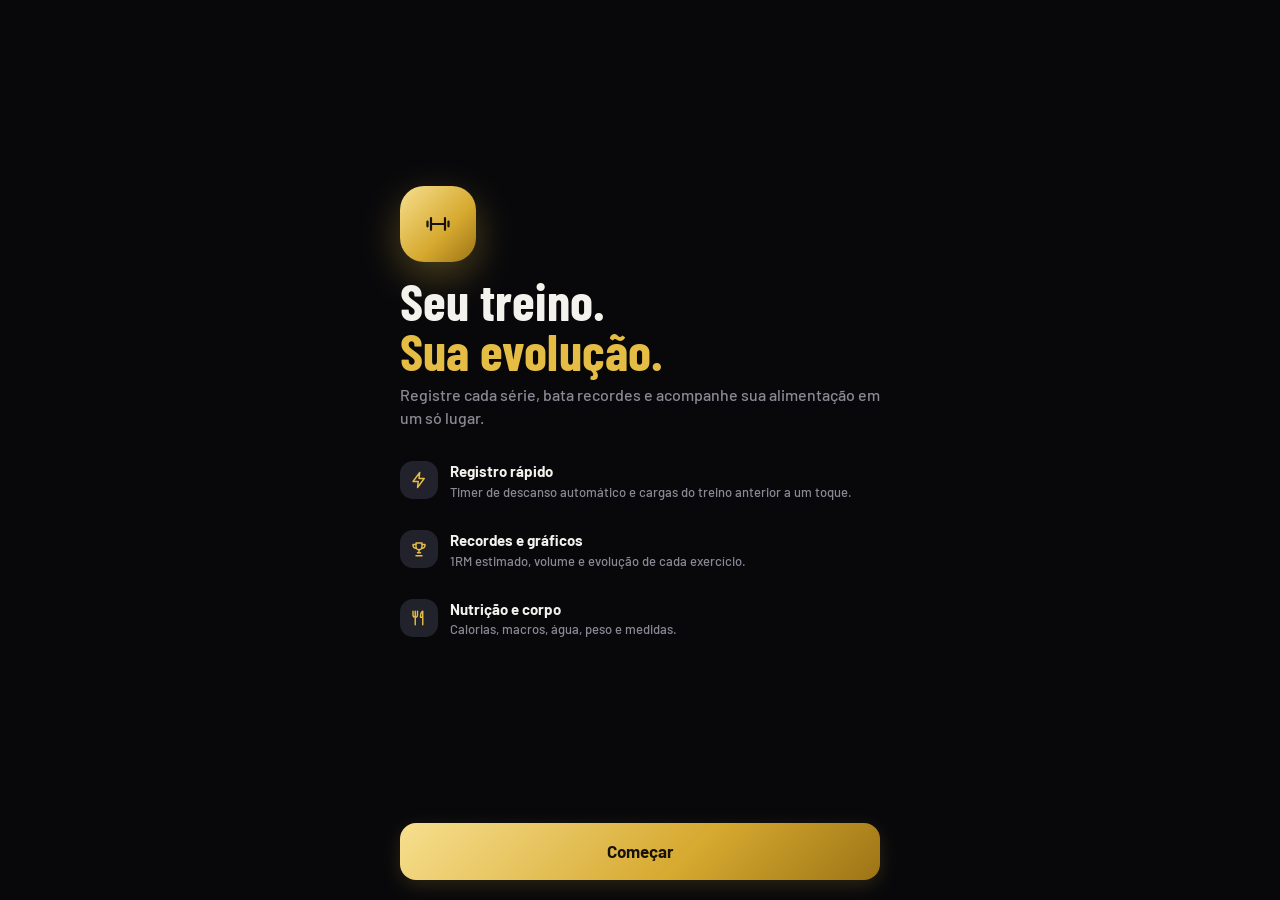
<file: app/src/main/assets/index.html>
<!DOCTYPE html>
<html lang="pt-BR" data-theme="dark">
<head>
<meta charset="utf-8">
<meta name="viewport" content="width=device-width, initial-scale=1, maximum-scale=1, viewport-fit=cover, interactive-widget=resizes-content">
<meta name="theme-color" content="#08080b">
<meta name="color-scheme" content="dark light">
<title>Meu Treino</title>
<meta name="apple-mobile-web-app-capable" content="yes">
<meta name="mobile-web-app-capable" content="yes">
<meta name="apple-mobile-web-app-status-bar-style" content="black-translucent">
<meta name="apple-mobile-web-app-title" content="Meu Treino">
<link rel="apple-touch-icon" href="icons/apple-touch-icon.png">
<link rel="icon" type="image/png" href="icons/icon-192.png">
<link rel="manifest" href="manifest.webmanifest">
<link rel="stylesheet" href="css/app.css">
</head>
<body>
<svg width="0" height="0" style="position:absolute" aria-hidden="true"><defs><linearGradient id="gg" x1="0" y1="0" x2="1" y2="1"><stop offset="0" stop-color="#f7df8f"/><stop offset=".6" stop-color="#d6a92f"/><stop offset="1" stop-color="#9c7416"/></linearGradient></defs></svg>
<main id="view"></main>
<div id="mini"></div>
<nav id="tabs" aria-label="Navegação"></nav>
<section id="wk" aria-label="Treino em andamento"></section>
<div id="rest" role="timer" aria-live="polite"></div>
<div id="layer"></div>
<div id="ob"></div>
<div id="toast" aria-live="polite"></div>
<script src="js/data.js"></script>
<script src="js/core.js"></script>
<script src="js/views.js"></script>
<script src="js/workout.js"></script>
<script src="js/main.js"></script>
</body>
</html>
</file>
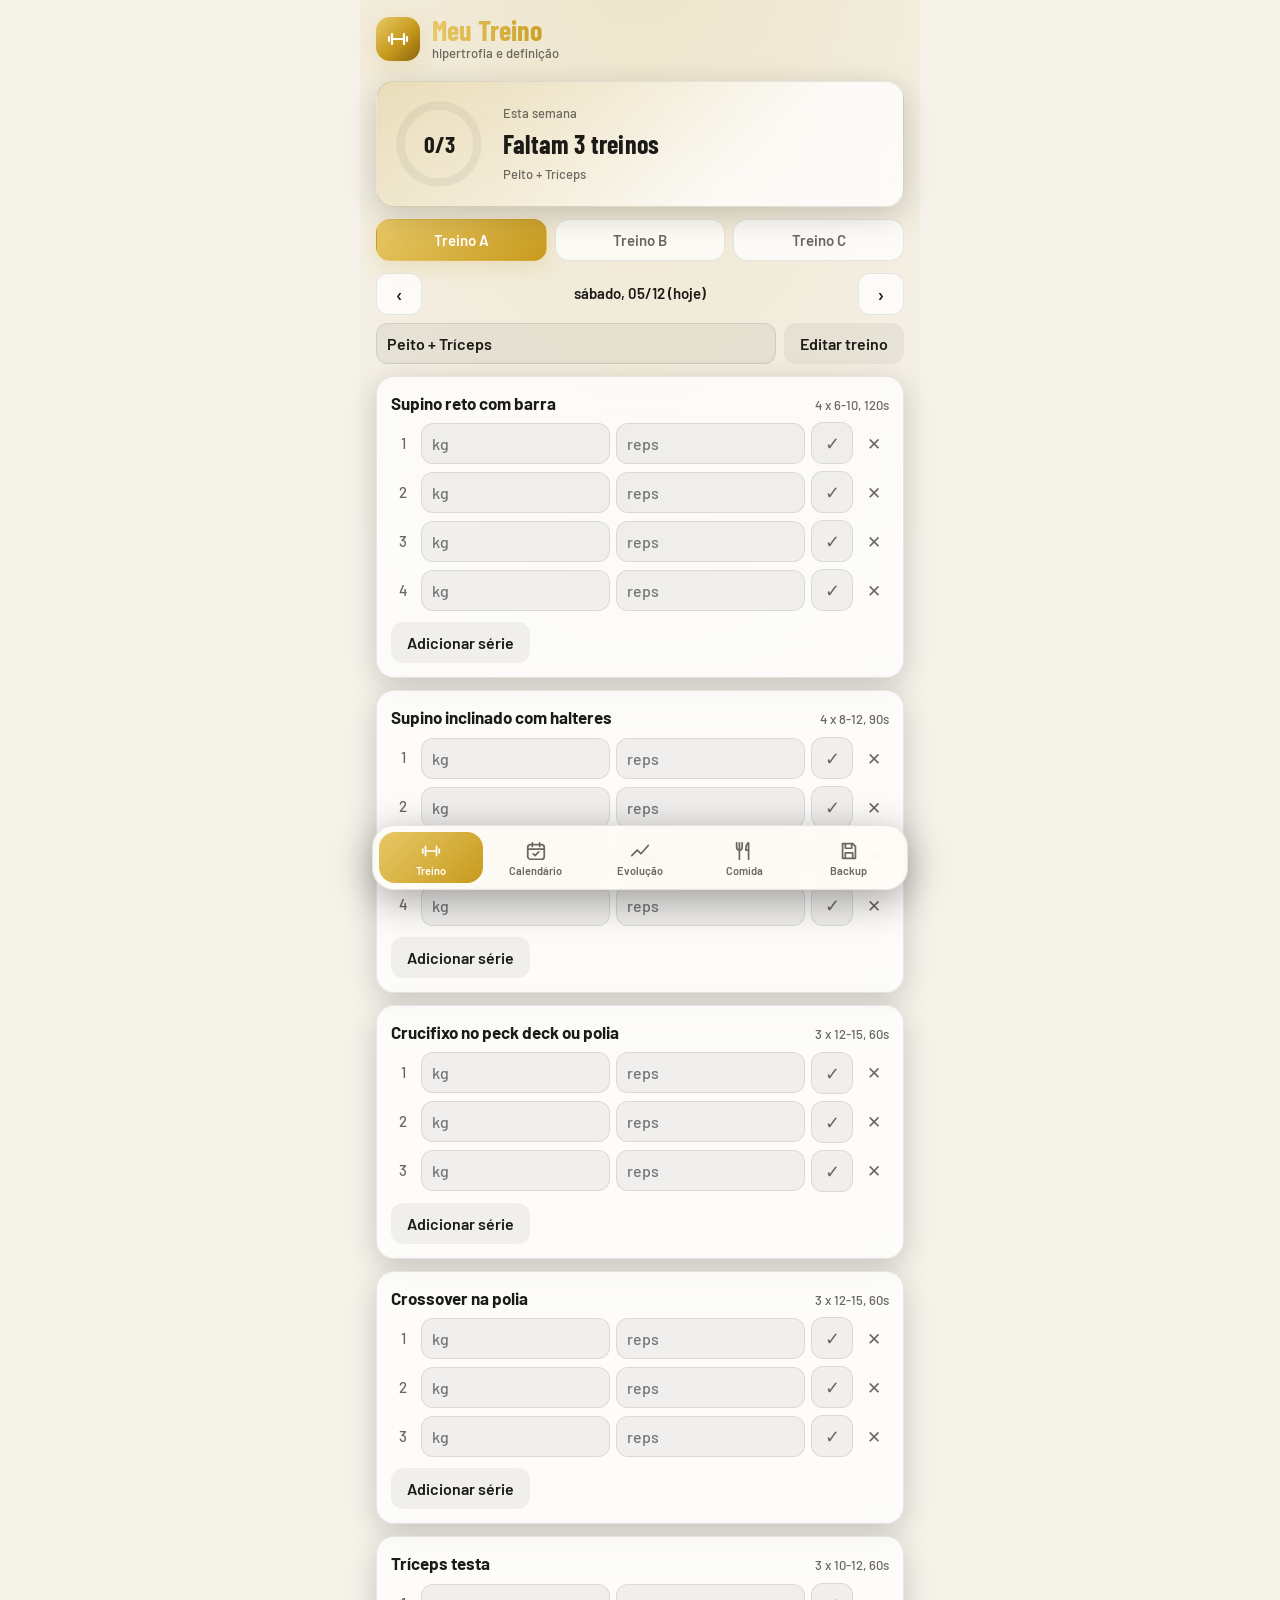
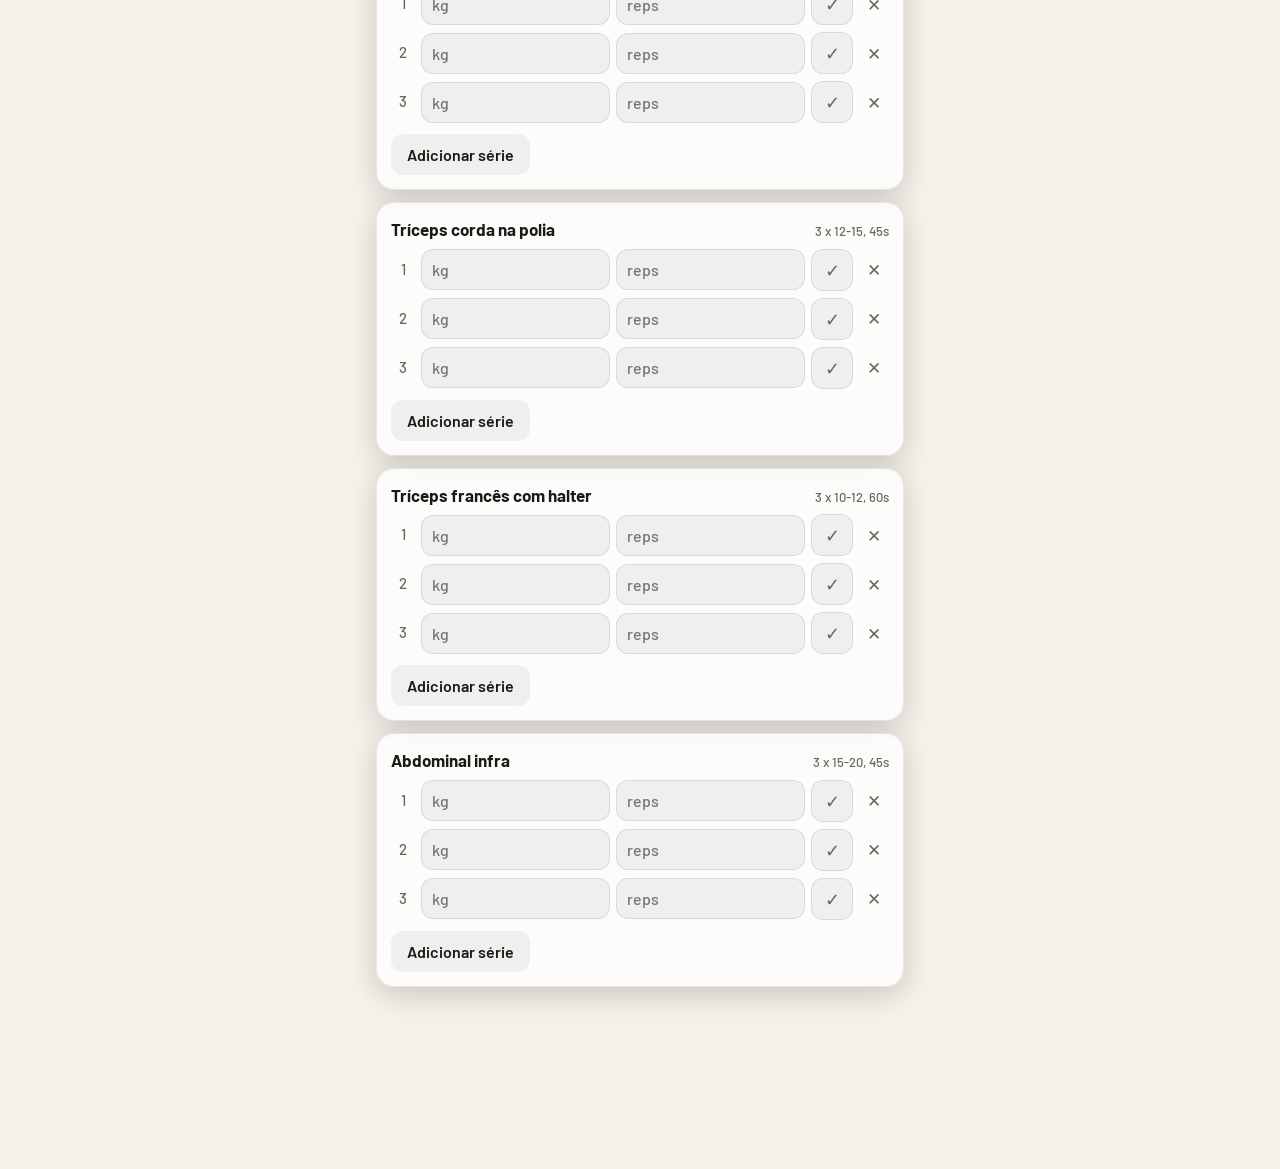
<file: Meu Treino.html>
<!DOCTYPE html>
<html lang="pt-BR"><head><meta charset="utf-8">
<meta name="viewport" content="width=device-width, initial-scale=1, viewport-fit=cover">
<meta name="theme-color" content="#09090c"><meta name="apple-mobile-web-app-capable" content="yes"><meta name="apple-mobile-web-app-title" content="Meu Treino">
<title>Meu Treino</title>
<link rel="stylesheet" href="https://fonts.googleapis.com/css2?family=Barlow:wght@400;500;600&family=Barlow+Condensed:wght@600;700&display=swap">
<style>
:root{--bg:#09090c;--card:rgba(255,255,255,.045);--in:rgba(255,255,255,.07);--tx:#f2f0ea;--mut:#9a98a3;--gold:#e0b83e;--g1:#f6dd8a;--g2:#d4a72c;--g3:#9c7416;--on:#16130a;--line:rgba(255,255,255,.09);--ok:#5fd48a;--glow:rgba(224,184,62,.16);--bar:rgba(14,14,18,.72);color-scheme:dark;box-sizing:border-box;padding-top:env(safe-area-inset-top,0px)}
@media (prefers-color-scheme:light){:root:not([data-theme="dark"]){--bg:#f5f2ea;--card:rgba(255,255,255,.75);--in:rgba(0,0,0,.05);--tx:#1b1a17;--mut:#6a675f;--gold:#9a7510;--g1:#e8c866;--g2:#c79a1d;--g3:#8a640c;--on:#fff;--line:rgba(0,0,0,.09);--ok:#2e8a4a;--glow:rgba(199,154,29,.18);--bar:rgba(255,253,247,.8);color-scheme:light}}
*{box-sizing:inherit;-webkit-tap-highlight-color:transparent}
html,body{margin:0;color:var(--tx);font:500 15px/1.45 Barlow,-apple-system,"Helvetica Neue",Arial,sans-serif;-webkit-text-size-adjust:100%}
html{background:var(--bg);scroll-padding-top:env(safe-area-inset-top,0px)}
body{padding:0 16px 170px;max-width:560px;margin:0 auto;min-height:100%;background:radial-gradient(120% 50% at 50% -8%,var(--glow),transparent 70%)}
h1,h2,h3{font-family:"Barlow Condensed","Arial Narrow",sans-serif;margin:0;letter-spacing:.2px}
h2{font-size:26px;margin:22px 0 10px;font-weight:700}.mut{color:var(--mut);font-size:13px}
.top{display:flex;align-items:center;gap:12px;padding:16px 0 6px}.logo{width:44px;height:44px;border-radius:14px;background:linear-gradient(135deg,var(--g1),var(--g2) 55%,var(--g3));display:grid;place-items:center;box-shadow:0 6px 24px var(--glow)}
.logo svg{width:24px;height:24px;fill:none;stroke:var(--on);stroke-width:2.2;stroke-linecap:round;stroke-linejoin:round}
.brand{font:700 28px/1 "Barlow Condensed",sans-serif;background:linear-gradient(90deg,var(--g1),var(--g2));-webkit-background-clip:text;background-clip:text;color:transparent}
.card,.hero,.stat{background:var(--card);border:1px solid var(--line);border-radius:18px;padding:14px;margin:12px 0;-webkit-backdrop-filter:blur(14px);backdrop-filter:blur(14px);box-shadow:0 8px 30px rgba(0,0,0,.18)}
.hero{display:flex;align-items:center;gap:16px;background:linear-gradient(135deg,var(--glow),var(--card) 70%)}.hero h2{margin:2px 0}
.ring{width:96px;height:96px;flex:none;transform:rotate(-90deg)}.ring circle{fill:none;stroke-width:8;stroke-linecap:round}.rb{stroke:var(--in)}
.rf{stroke:var(--g2);stroke-dasharray:226.2;animation:dash 1.1s cubic-bezier(.2,.8,.2,1) both;filter:drop-shadow(0 0 6px var(--glow))}
.ring text{transform:rotate(90deg);transform-origin:45px 45px;fill:var(--tx);font:700 22px "Barlow Condensed",sans-serif;stroke:none}
@keyframes dash{from{stroke-dashoffset:226.2}}@keyframes in{from{opacity:0;transform:translateY(10px)}}@keyframes pop{50%{transform:scale(1.2)}}
#app.in{animation:in .35s ease both}
.chips{display:flex;gap:8px;margin:12px 0}.chip{flex:1;padding:11px 6px;border-radius:14px;border:1px solid var(--line);background:var(--card);color:var(--mut);font:600 15px Barlow,sans-serif;transition:.2s}
.chip.on{background:linear-gradient(135deg,var(--g1),var(--g2));color:var(--on);border-color:transparent;box-shadow:0 6px 20px var(--glow)}
input,select,button,textarea{font:500 16px Barlow,sans-serif;color:var(--tx)}
input,select,textarea{background:var(--in);border:1px solid var(--line);border-radius:12px;padding:10px;width:100%;min-width:0;transition:border .2s}
input:focus,select:focus,textarea:focus,button:focus-visible{outline:none;border-color:var(--gold);box-shadow:0 0 0 3px var(--glow)}
.btn{background:linear-gradient(135deg,var(--g1),var(--g2));color:var(--on);border:0;border-radius:12px;padding:11px 16px;font-weight:600;transition:transform .15s}.btn:active{transform:scale(.97)}.btn.ghost{background:var(--in);color:var(--tx)}
.hd{display:flex;justify-content:space-between;align-items:baseline;gap:8px}.hd b{font-size:17px}
.row{display:grid;grid-template-columns:24px 1fr 1fr 42px 30px;gap:6px;align-items:center;margin:7px 0}.row .n{color:var(--mut);text-align:center}
.ck{height:42px;border-radius:12px;border:1px solid var(--line);background:var(--in);color:var(--mut);font-size:18px;transition:.2s}
.row.ok .ck{background:linear-gradient(135deg,#7fe3a0,var(--ok));color:#06240f;border-color:transparent;animation:pop .3s}.row.ok input{border-color:var(--ok)}
.x{background:none;border:0;color:var(--mut);font-size:17px;height:40px}.x.arm{color:#ff6b6f;font-weight:600}
.nav{display:flex;align-items:center;justify-content:space-between;gap:8px;margin:8px 0;font-weight:600}.nav button{background:var(--card);border:1px solid var(--line);border-radius:12px;width:46px;height:42px;font-size:20px;color:var(--tx)}
.f2{display:grid;grid-template-columns:1fr 1fr;gap:8px}.f3{display:grid;grid-template-columns:1fr 1fr 1fr;gap:8px;margin:8px 0}
.li{display:flex;justify-content:space-between;gap:8px;padding:9px 0;border-bottom:1px solid var(--line);text-align:left;width:100%;background:none;border-left:0;border-right:0;border-top:0}.li button{background:none;border:0;color:var(--mut);font-size:18px}
.bar{height:10px;background:var(--in);border-radius:8px;overflow:hidden;margin:5px 0 12px}.bar i{display:block;height:100%;background:linear-gradient(90deg,var(--g2),var(--g1));border-radius:8px;transition:width .6s}
.stats{display:grid;grid-template-columns:repeat(3,1fr);gap:10px}.stat{text-align:center;margin:0;padding:14px 6px}.stat b{display:block;font:700 40px/1 "Barlow Condensed",sans-serif;background:linear-gradient(180deg,var(--g1),var(--g2));-webkit-background-clip:text;background-clip:text;color:transparent}
.cal{display:grid;grid-template-columns:repeat(7,1fr);gap:6px}.cal .w{text-align:center;color:var(--mut);font-size:12px;padding:4px 0}
.day{aspect-ratio:1;border-radius:14px;border:1px solid var(--line);background:var(--in);color:var(--mut);position:relative;font-size:13px;transition:.2s;padding:0}
.day.td{border-color:var(--gold)}.day.on{background:linear-gradient(135deg,var(--g1),var(--g2));color:var(--on);border-color:transparent;box-shadow:0 4px 16px var(--glow)}
.day small{position:absolute;top:4px;left:6px;font-size:10px;opacity:.75}.day b{font-size:20px;position:absolute;inset:0;display:grid;place-items:center}.day.on:active{transform:scale(.94)}
.tabs{position:fixed;left:12px;right:12px;bottom:calc(10px + env(safe-area-inset-bottom,0px));max-width:536px;margin:0 auto;display:flex;background:var(--bar);-webkit-backdrop-filter:blur(20px) saturate(1.4);backdrop-filter:blur(20px) saturate(1.4);border:1px solid var(--line);border-radius:22px;padding:6px;z-index:5;box-shadow:0 10px 40px rgba(0,0,0,.35)}
.tabs button{flex:1;background:none;border:0;padding:8px 0 6px;color:var(--mut);font:600 11px Barlow,sans-serif;border-radius:16px;transition:.2s}.tabs button.on{color:var(--on);background:linear-gradient(135deg,var(--g1),var(--g2))}
.tabs svg{display:block;width:22px;height:22px;margin:0 auto 2px;fill:none;stroke:currentColor;stroke-width:1.9;stroke-linecap:round;stroke-linejoin:round}
#timer{position:fixed;left:16px;right:16px;max-width:528px;margin:0 auto;bottom:calc(84px + env(safe-area-inset-bottom,0px));background:linear-gradient(135deg,var(--g1),var(--g2));color:var(--on);border-radius:18px;padding:10px 18px;display:none;justify-content:space-between;align-items:center;font-weight:600;z-index:6;box-shadow:0 10px 30px var(--glow)}
#timer b{font:700 30px "Barlow Condensed",sans-serif}
svg.ch{width:100%;height:auto;display:block}textarea{min-height:110px;font:12px monospace}summary{font-weight:600}
@media (prefers-reduced-motion:reduce){*{animation:none!important;transition:none!important}}
</style></head><body>
<header class="top"><div class="logo"><svg viewBox="0 0 24 24"><path d="M6 7v10M18 7v10M3 10v4M21 10v4M6 12h12"/></svg></div><div><div class="brand">Meu Treino</div><div class="mut">hipertrofia e definição</div></div></header><div id="app"></div>
<div id="timer"><span>Descanso</span><b id="tt">0:00</b><span class="mut" style="color:inherit">toque para parar</span></div>
<nav class="tabs" id="tabs"></nav>
<script>
const DEF={A:["Peito + Tríceps",[["Supino reto com barra",4,"6-10",120],["Supino inclinado com halteres",4,"8-12",90],["Crucifixo no peck deck ou polia",3,"12-15",60],["Crossover na polia",3,"12-15",60],["Tríceps testa",3,"10-12",60],["Tríceps corda na polia",3,"12-15",45],["Tríceps francês com halter",3,"10-12",60],["Abdominal infra",3,"15-20",45]]],
B:["Costas + Bíceps",[["Barra fixa ou puxada frente",4,"8-12",90],["Remada curvada com barra",4,"8-10",90],["Remada baixa (triângulo)",3,"10-12",75],["Pulldown com braço estendido",3,"12-15",60],["Rosca direta com barra",3,"8-12",60],["Rosca martelo",3,"10-12",60],["Rosca concentrada ou Scott",3,"12",45],["Prancha (segundos)",3,"40-60",45]]],
C:["Perna + Ombro",[["Agachamento livre",4,"8-10",120],["Leg press 45°",4,"10-12",90],["Stiff",3,"10-12",90],["Cadeira extensora",3,"12-15",60],["Mesa flexora",3,"12-15",60],["Panturrilha em pé",4,"12-15",45],["Desenvolvimento com halteres",4,"8-12",90],["Elevação lateral",4,"12-15",45],["Crucifixo inverso (ombro posterior)",3,"12-15",45]]]};
const FOODS=[["Arroz cozido","100 g",128,2.5,28,.2],["Feijão cozido","100 g",76,4.8,13.6,.5],["Peito de frango grelhado","100 g",159,32,0,2.5],["Ovo cozido","1 unidade",77,6.3,.6,5.3],["Carne bovina magra grelhada","100 g",190,32,0,6],["Batata-doce cozida","100 g",77,.6,18,.1],["Mandioca cozida","100 g",125,.6,30,.3],["Macarrão cozido","100 g",122,4,25,.6],["Aveia","30 g",118,4.2,20,2.1],["Banana","100 g",89,1.1,23,.3],["Pão francês","50 g",150,4,29,1.5],["Iogurte grego","100 g",90,8,5,4],["Leite integral","200 ml",122,6.4,9.4,6.6],["Queijo cottage","100 g",98,11,3.4,4.3],["Atum em lata","100 g",116,26,0,1],["Pasta de amendoim","15 g",88,3.8,3,7.5],["Azeite","10 g",88,0,0,10],["Whey protein","1 dose (30 g)",120,24,3,1.5]];
/* ---- store ---- */
const KEY="meutreino",blank=()=>({w:"",r:"",ok:0}),freshGoal=()=>({k:2100,p:130});
const mkPlan=()=>{const p={};for(const l in DEF)p[l]={t:DEF[l][0],e:DEF[l][1].map((e,i)=>({id:l+i,n:e[0],s:e[1],r:e[2],t:e[3]}))};return p};
const base=()=>({v:2,logs:{},weights:[],food:{},goal:freshGoal(),custom:[],plan:mkPlan()});
let S;try{S=Object.assign(base(),JSON.parse(localStorage.getItem(KEY))||{})}catch(e){S=base()}
let sv;const flush=()=>{try{localStorage.setItem(KEY,JSON.stringify(S))}catch(e){}},save=()=>{clearTimeout(sv);sv=setTimeout(flush,250)};addEventListener("pagehide",flush);
const $=s=>document.querySelector(s),pad=n=>String(n).padStart(2,"0"),iso=d=>d.getFullYear()+"-"+pad(d.getMonth()+1)+"-"+pad(d.getDate());
const today=()=>iso(new Date()),fmtD=d=>d.slice(8)+"/"+d.slice(5,7),num=v=>parseFloat(String(v).replace(",","."))||0;
const esc=s=>String(s).replace(/[&<>"]/g,c=>({"&":"&amp;","<":"&lt;",">":"&gt;",'"':"&quot;"}[c]));
const WD=["domingo","segunda","terça","quarta","quinta","sexta","sábado"];
let tab="treino",cur=[0,0,0,0,0,0,0].length&&({3:"B",5:"C"}[new Date().getDay()]||"A"),evo="",dt=today(),lastDay=today(),editing=false;
const shift=n=>{const d=new Date(dt+"T12:00:00");d.setDate(d.getDate()+n);dt=iso(d)};
const allEx=()=>Object.keys(S.plan).flatMap(l=>S.plan[l].e.map(e=>({...e,l})));
const findEx=id=>allEx().find(e=>e.id==id);
const getSets=id=>(S.logs[dt]||{})[id];
function ensure(id,n){const L=S.logs[dt]=S.logs[dt]||{};return L[id]=L[id]||Array.from({length:n},blank)}
function prune(id){const L=S.logs[dt];if(L&&L[id]&&!L[id].length)delete L[id];if(L&&!Object.keys(L).length)delete S.logs[dt]}
function prev(id){const ds=Object.keys(S.logs).filter(d=>d<dt&&S.logs[d][id]&&S.logs[d][id].length).sort();return ds.length?S.logs[ds.pop()][id]:[]}
/* ---- timer ---- */
let tI=null,tEnd=0;
function startTimer(s){tEnd=Date.now()+s*1000;$("#timer").style.display="flex";clearInterval(tI);tick();tI=setInterval(tick,250)}
function tick(){const r=Math.ceil((tEnd-Date.now())/1000);if(r<=0){stopTimer();try{navigator.vibrate&&navigator.vibrate(300)}catch(e){}return}$("#tt").textContent=Math.floor(r/60)+":"+pad(r%60)}
function stopTimer(){clearInterval(tI);$("#timer").style.display="none"}
$("#timer").onclick=stopTimer;
/* ---- chart ---- */
function line(pts,unit){if(pts.length<2)return '<p class="mut">Registre pelo menos dois dias para ver o gráfico.</p>';
const W=320,H=150,p=26,ys=pts.map(q=>q.y),mn=Math.min(...ys),mx=Math.max(...ys),rg=(mx-mn)||1;
const X=i=>p+i*(W-2*p)/(pts.length-1),Y=v=>H-p-(v-mn)*(H-2*p)/rg;
const path=pts.map((q,i)=>(i?"L":"M")+X(i).toFixed(1)+" "+Y(q.y).toFixed(1)).join(" ");
return `<svg class="ch" viewBox="0 0 ${W} ${H}" role="img" aria-label="Gráfico de evolução"><path d="${path}" fill="none" stroke="var(--gold)" stroke-width="2.5"/>${pts.map((q,i)=>`<circle cx="${X(i)}" cy="${Y(q.y)}" r="3.5" fill="var(--gold)"/>`).join("")}<text x="${p}" y="12" fill="var(--mut)" font-size="11">${mx} ${unit}</text><text x="${p}" y="${H-4}" fill="var(--mut)" font-size="11">${pts[0].x}</text><text x="${W-p}" y="${H-4}" fill="var(--mut)" font-size="11" text-anchor="end">${pts[pts.length-1].x}</text></svg>`}
/* ---- views ---- */
function exCard(e){
if(editing)return `<div class="card"><input data-e="${e.id}" data-k="n" value="${esc(e.n)}" aria-label="Nome do exercício"><div class="f3"><input data-e="${e.id}" data-k="s" inputmode="numeric" value="${e.s}" aria-label="Séries"><input data-e="${e.id}" data-k="r" value="${esc(e.r)}" aria-label="Repetições"><input data-e="${e.id}" data-k="t" inputmode="numeric" value="${e.t}" aria-label="Descanso em segundos"></div><div class="hd"><span class="mut">séries, reps, descanso (s)</span><button class="x" data-xd="${e.id}">Excluir exercício</button></div></div>`;
const pv=prev(e.id),ss=getSets(e.id)||Array.from({length:e.s},blank);
return `<div class="card"><div class="hd"><b>${esc(e.n)}</b><span class="mut">${e.s} x ${esc(e.r)}, ${e.t}s</span></div>${ss.map((s,j)=>{const q=pv[j]||{};return `<div class="row ${s.ok?"ok":""}"><span class="n">${j+1}</span><input inputmode="decimal" placeholder="${q.w?q.w+" kg":"kg"}" value="${esc(s.w)}" data-id="${e.id}" data-n="${e.s}" data-j="${j}" data-f="w" aria-label="Carga da série ${j+1}"><input inputmode="numeric" placeholder="${q.r?q.r+" rep":"reps"}" value="${esc(s.r)}" data-id="${e.id}" data-n="${e.s}" data-j="${j}" data-f="r" aria-label="Repetições da série ${j+1}"><button class="ck" data-id="${e.id}" data-n="${e.s}" data-j="${j}" data-rest="${e.t}" aria-label="Concluir série ${j+1}">✓</button><button class="x" data-sd="${e.id}" data-n="${e.s}" data-j="${j}" aria-label="Excluir série ${j+1}">✕</button></div>`}).join("")}<button class="btn ghost" style="margin-top:4px" data-add="${e.id}" data-n="${e.s}">Adicionar série</button></div>`}
function vTreino(){const P=S.plan[cur],isT=dt==today(),d=new Date(dt+"T12:00:00");
return `${hero()}<div class="chips">${Object.keys(S.plan).map(k=>`<button class="chip ${k==cur?"on":""}" data-w="${k}">Treino ${k}</button>`).join("")}</div>
<div class="nav"><button data-dn="-1" aria-label="Dia anterior">‹</button><span>${WD[d.getDay()]}, ${fmtD(dt)}${isT?" (hoje)":""}</span><button data-dn="1" aria-label="Próximo dia">›</button></div>${isT?"":`<div class="card" style="border-color:var(--gold)"><b>Você está editando ${WD[d.getDay()]}, ${fmtD(dt)}</b><p class="mut" style="margin:4px 0 10px">Tudo que você marcar entra nesta data, e não em hoje.</p><div class="f2"><button class="btn" data-dn="0">Ir para hoje</button>${S.logs[dt]?'<button class="btn ghost" data-mv="1">Mover para hoje</button>':""}</div></div>`}
<div class="hd"><input id="pt" value="${esc(P.t)}" aria-label="Nome do treino" style="font-weight:600"><button class="btn ghost" data-edit="1" style="white-space:nowrap">${editing?"Concluir":"Editar treino"}</button></div>
${P.e.map(exCard).join("")||'<p class="mut">Nenhum exercício. Toque em Editar treino para adicionar.</p>'}${editing?'<button class="btn" data-xa="1" style="width:100%">Adicionar exercício</button>':""}`}
function vEvo(){const all=allEx(),id=all.find(a=>a.id==evo)?evo:(all[0]||{}).id;
const pts=Object.keys(S.logs).sort().map(d=>{const s=(S.logs[d][id]||[]).filter(x=>x.ok&&num(x.w)>0);return s.length?{x:fmtD(d),y:Math.max(...s.map(x=>num(x.w)))}:null}).filter(Boolean);
const ws=S.weights.slice().sort((a,b)=>a.d<b.d?-1:1),wp=ws.map(q=>({x:fmtD(q.d),y:q.w}));
return `<h2>Carga por exercício</h2><select id="evsel">${all.map(a=>`<option value="${a.id}" ${a.id==id?"selected":""}>${a.l}: ${esc(a.n)}</option>`).join("")}</select><div class="card">${line(pts,"kg")}<p class="mut">Maior carga das séries concluídas em cada dia.</p></div>
<h2>Peso corporal</h2><div class="card"><div class="f2"><input id="bw" inputmode="decimal" placeholder="Peso de hoje (kg)"><button class="btn" id="bwb">Salvar peso</button></div>${line(wp,"kg")}${ws.slice(-6).reverse().map(q=>`<div class="li"><span>${fmtD(q.d)}: ${q.w} kg</span><button data-wd="${q.d}" aria-label="Excluir peso">✕</button></div>`).join("")}<p class="mut">Meta: perder no máximo 0,2 a 0,3 kg por semana.</p></div>`}
function vComida(){const d=today(),L=S.food[d]||[],T=L.reduce((a,x)=>({k:a.k+x.k,p:a.p+x.p,c:a.c+x.c,g:a.g+x.g}),{k:0,p:0,c:0,g:0});
const pc=(v,m)=>Math.min(100,m?v/m*100:0).toFixed(0),foods=FOODS.concat(S.custom);
return `<h2>Hoje</h2><div class="card"><div class="hd"><b>Calorias</b><span>${Math.round(T.k)} de ${S.goal.k} kcal</span></div><div class="bar"><i style="width:${pc(T.k,S.goal.k)}%"></i></div><div class="hd"><b>Proteína</b><span>${Math.round(T.p)} de ${S.goal.p} g</span></div><div class="bar"><i style="width:${pc(T.p,S.goal.p)}%"></i></div><p class="mut">Carboidrato ${Math.round(T.c)} g, gordura ${Math.round(T.g)} g</p></div>
<div class="card"><select id="fs">${foods.map((f,i)=>`<option value="${i}">${esc(f[0])} (${f[1]})</option>`).join("")}</select><div class="f2" style="margin-top:8px"><input id="fq" inputmode="decimal" value="1" aria-label="Quantidade de porções"><button class="btn" id="fa">Adicionar</button></div><p class="mut">Quantidade em porções. Exemplo: 1,5 de arroz = 150 g.</p></div>
<details class="card"><summary>Alimento personalizado</summary><div class="f2" style="margin-top:8px"><input id="cn" placeholder="Nome"><input id="ck" inputmode="decimal" placeholder="kcal"><input id="cp" inputmode="decimal" placeholder="Proteína (g)"><input id="cc" inputmode="decimal" placeholder="Carboidrato (g)"><input id="cg" inputmode="decimal" placeholder="Gordura (g)"><button class="btn" id="cb">Salvar alimento</button></div>${S.custom.map((f,i)=>`<div class="li"><span>${esc(f[0])}</span><button data-cd="${i}" aria-label="Excluir alimento">✕</button></div>`).join("")}</details>
<div class="card">${L.length?L.map((x,i)=>`<div class="li"><span>${esc(x.n)} x ${x.q}<br><span class="mut">${Math.round(x.k)} kcal, ${Math.round(x.p)} g prot.</span></span><button data-del="${i}" aria-label="Remover">✕</button></div>`).join(""):'<p class="mut">Nada registrado hoje. Escolha um alimento e toque em Adicionar.</p>'}</div>
<h2>Metas</h2><div class="f2"><input id="gk" inputmode="numeric" value="${S.goal.k}" aria-label="Meta de calorias"><input id="gp" inputmode="numeric" value="${S.goal.p}" aria-label="Meta de proteína"></div><p class="mut">Calorias e proteína por dia. Os valores dos alimentos são aproximados.</p>`}
function vDados(){return `<h2>Backup</h2><p class="mut">Seus dados ficam salvos neste aparelho. Copie o backup de vez em quando para não perder nada se limpar o Safari ou trocar de celular.</p><textarea id="bk">${esc(JSON.stringify(S))}</textarea><div class="f2" style="margin-top:8px"><button class="btn" id="cp">Copiar backup</button><button class="btn ghost" id="im">Restaurar do texto</button></div><h2>Restaurar treinos padrão</h2><button class="btn ghost" id="rp">Voltar A, B e C ao original</button><h2>Apagar tudo</h2><button class="btn ghost" id="rs">Apagar todos os dados</button>`}
const TABS=[["treino",`<svg viewBox="0 0 24 24"><path d="M6 7v10M18 7v10M3 10v4M21 10v4M6 12h12"/></svg>`,"Treino"],["cal",`<svg viewBox="0 0 24 24"><rect x="3" y="5" width="18" height="16" rx="3"/><path d="M8 3v4M16 3v4M3 10h18M9 15l2 2 4-4"/></svg>`,"Calendário"],["evo",`<svg viewBox="0 0 24 24"><path d="M3 17l6-6 4 4 8-9"/></svg>`,"Evolução"],["comida",`<svg viewBox="0 0 24 24"><path d="M7 3v18M4 3v5a3 3 0 0 0 6 0V3M17 21V3c-2 1-3 4-3 8h3"/></svg>`,"Comida"],["dados",`<svg viewBox="0 0 24 24"><path d="M5 4h11l3 3v13H5zM8 4v5h7V4M8 20v-6h8v6"/></svg>`,"Backup"]];
function render(){$("#tabs").innerHTML=TABS.map(t=>`<button class="${t[0]==tab?"on":""}" data-t="${t[0]}"><span>${t[1]}</span>${t[2]}</button>`).join("");$("#app").innerHTML={treino:vTreino,cal:vCal,evo:vEvo,comida:vComida,dados:vDados}[tab]()}
/* ---- calendário e estatísticas ---- */
const MN=["Janeiro","Fevereiro","Março","Abril","Maio","Junho","Julho","Agosto","Setembro","Outubro","Novembro","Dezembro"];
let cm=today().slice(0,7);
const did=d=>Object.values(S.logs[d]||{}).some(a=>a.some(x=>x.ok)),days=()=>Object.keys(S.logs).filter(did).sort();
const nOk=d=>Object.values(S.logs[d]||{}).reduce((a,x)=>a+x.filter(y=>y.ok).length,0);
const wk=d=>{const x=new Date(d+"T12:00:00");x.setDate(x.getDate()-((x.getDay()+6)%7));return iso(x)};
const counts=()=>{const t=today(),a=days();return{w:a.filter(d=>wk(d)==wk(t)).length,m:a.filter(d=>d.startsWith(t.slice(0,7))).length,y:a.filter(d=>d.startsWith(t.slice(0,4))).length}};
function hero(){const w=counts().w,f=Math.min(1,w/3);return `<div class="hero"><svg class="ring" viewBox="0 0 90 90" role="img" aria-label="${w} de 3 treinos na semana"><circle class="rb" cx="45" cy="45" r="36"/><circle class="rf" cx="45" cy="45" r="36" style="stroke-dashoffset:${(226.2*(1-f)).toFixed(1)}"/><text x="45" y="53" text-anchor="middle">${w}/3</text></svg><div><div class="mut">Esta semana</div><h2>${w>=3?"Meta batida":"Faltam "+(3-w)+(3-w>1?" treinos":" treino")}</h2><div class="mut">${esc(S.plan[cur].t)}</div></div></div>`}
function vCal(){const[y,m]=cm.split("-").map(Number),n=new Date(y,m,0).getDate(),off=(new Date(y,m-1,1).getDay()+6)%7,td=today(),c=counts(),md=days().filter(d=>d.startsWith(cm));
let cells="";for(let i=0;i<off;i++)cells+="<i></i>";
for(let d=1;d<=n;d++){const k=cm+"-"+pad(d),on=did(k);cells+=`<button class="day ${on?"on":""} ${k==td?"td":""}" data-day="${k}" aria-label="${d} de ${MN[m-1]}${on?", treinou":""}">${on?`<small>${d}</small><b>✓</b>`:d}</button>`}
return `<h2>Seus treinos</h2><div class="stats"><div class="stat"><b>${c.w}</b><span class="mut">na semana</span></div><div class="stat"><b>${c.m}</b><span class="mut">no mês</span></div><div class="stat"><b>${c.y}</b><span class="mut">no ano</span></div></div>
<div class="nav" style="margin-top:18px"><button data-cm="-1" aria-label="Mês anterior">‹</button><span>${MN[m-1]} de ${y}</span><button data-cm="1" aria-label="Próximo mês">›</button></div>
<div class="card"><div class="cal">${["S","T","Q","Q","S","S","D"].map(x=>`<span class="w">${x}</span>`).join("")}${cells}</div></div>
<h2>${md.length} ${md.length==1?"dia treinado":"dias treinados"} em ${MN[m-1].toLowerCase()}</h2><div class="card">${md.length?md.slice().reverse().map(d=>`<button class="li" data-day="${d}"><span>${WD[new Date(d+"T12:00:00").getDay()]}, ${fmtD(d)}</span><span class="mut">${nOk(d)} séries</span></button>`).join(""):'<p class="mut">Nenhum treino marcado neste mês. Conclua uma série na aba Treino e o dia aparece aqui.</p>'}</div>`}
function fx(){render();const a=$("#app");a.classList.remove("in");void a.offsetWidth;a.classList.add("in")}
/* ---- events ---- */
const arm=(b,msg)=>{if(b.dataset.c)return true;b.dataset.c=1;b.dataset.o=b.textContent;b.textContent=msg;b.classList.add("arm");setTimeout(()=>{if(b.isConnected){delete b.dataset.c;b.textContent=b.dataset.o;b.classList.remove("arm")}},3000);return false};
document.addEventListener("click",e=>{const b=e.target.closest("button");if(!b)return;const D=b.dataset;
if(D.cm){const[y,m]=cm.split("-").map(Number);cm=iso(new Date(y,m-1+(+D.cm),1)).slice(0,7);render()}
else if(D.day){dt=D.day;tab="treino";fx();scrollTo(0,0)}
else if(D.mv){if(arm(b,"Toque de novo para mover")){const t=today(),src=S.logs[dt]||{},dst=S.logs[t]=S.logs[t]||{};for(const id in src)dst[id]=(dst[id]||[]).concat(src[id]);if(dt!=t)delete S.logs[dt];dt=t;save();render()}}
else if(D.t){dt=today();tab=D.t;fx();scrollTo(0,0)}
else if(D.w){cur=D.w;render()}
else if(D.dn!==undefined){D.dn=="0"?dt=today():shift(+D.dn);render()}
else if(D.edit){editing=!editing;render()}
else if(D.add){const s=ensure(D.add,+D.n);s.push({w:s.length?s[s.length-1].w:"",r:"",ok:0});save();render()}
else if(D.sd!==undefined){const s=ensure(D.sd,+D.n);s.splice(+D.j,1);prune(D.sd);save();render()}
else if(b.classList.contains("ck")){const s=ensure(D.id,+D.n)[+D.j];s.ok=s.ok?0:1;save();b.parentNode.classList.toggle("ok",!!s.ok);if(s.ok&&dt==today())startTimer(+D.rest)}
else if(D.xa){S.plan[cur].e.push({id:"x"+Date.now(),n:"Novo exercício",s:3,r:"10-12",t:60});save();render()}
else if(D.xd){if(arm(b,"Toque de novo para excluir")){S.plan[cur].e=S.plan[cur].e.filter(x=>x.id!=D.xd);save();render()}}
else if(D.del!==undefined){S.food[today()].splice(+D.del,1);save();render()}
else if(D.cd!==undefined){S.custom.splice(+D.cd,1);save();render()}
else if(D.wd){S.weights=S.weights.filter(q=>q.d!=D.wd);save();render()}
else if(b.id=="bwb"){const v=num($("#bw").value);if(v>0){S.weights=S.weights.filter(q=>q.d!=today());S.weights.push({d:today(),w:v});save();render()}}
else if(b.id=="fa"){const f=FOODS.concat(S.custom)[+$("#fs").value],q=num($("#fq").value);if(f&&q>0){(S.food[today()]=S.food[today()]||[]).push({n:f[0],q,k:f[2]*q,p:f[3]*q,c:f[4]*q,g:f[5]*q});save();render()}}
else if(b.id=="cb"){const n=$("#cn").value.trim(),g=id=>num($(id).value);if(n){S.custom.push([n,"1 porção",g("#ck"),g("#cp"),g("#cc"),g("#cg")]);save();render()}}
else if(b.id=="cp"){const t=$("#bk");t.select();try{navigator.clipboard.writeText(t.value);b.textContent="Copiado"}catch(x){}}
else if(b.id=="im"){try{const o=JSON.parse($("#bk").value);if(o&&o.logs){S=Object.assign(base(),o);flush();b.textContent="Restaurado"}}catch(x){b.textContent="Texto inválido"}}
else if(b.id=="rp"){if(arm(b,"Toque de novo para confirmar")){S.plan=mkPlan();save();render()}}
else if(b.id=="rs"){if(arm(b,"Toque de novo para apagar tudo")){S=base();flush();render()}}});
document.addEventListener("input",e=>{const t=e.target,D=t.dataset;
if(D.f){ensure(D.id,+D.n)[+D.j][D.f]=t.value;save()}
else if(D.e){const x=findEx(D.e);if(x){x[D.k]=D.k=="n"||D.k=="r"?t.value:Math.max(1,parseInt(t.value)||1);save()}}
else if(t.id=="pt"){S.plan[cur].t=t.value;save()}
else if(t.id=="gk"||t.id=="gp"){S.goal[t.id=="gk"?"k":"p"]=parseInt(t.value)||0;save()}});
document.addEventListener("change",e=>{const i=e.target.id;if(i=="evsel"){evo=e.target.value;render()}if(i=="gk"||i=="gp")render()});
document.addEventListener("visibilitychange",()=>{if(document.hidden)return;const t=today();if(t!=lastDay){if(dt==lastDay)dt=t;cm=t.slice(0,7);lastDay=t;render()}});
render();
</script></body></html>
</file>
<file: app/src/main/assets/css/app.css>
@font-face{font-family:Barlow;font-weight:400;font-display:swap;src:url(../fonts/barlow-400.woff2) format("woff2")}
@font-face{font-family:Barlow;font-weight:500;font-display:swap;src:url(../fonts/barlow-500.woff2) format("woff2")}
@font-face{font-family:Barlow;font-weight:600;font-display:swap;src:url(../fonts/barlow-600.woff2) format("woff2")}
@font-face{font-family:Barlow;font-weight:700;font-display:swap;src:url(../fonts/barlow-700.woff2) format("woff2")}
@font-face{font-family:"Barlow Condensed";font-weight:600;font-display:swap;src:url(../fonts/barlowc-600.woff2) format("woff2")}
@font-face{font-family:"Barlow Condensed";font-weight:700;font-display:swap;src:url(../fonts/barlowc-700.woff2) format("woff2")}

:root{
  --bg:#08080b;--bg2:#0f0f14;--card:#14141a;--card2:#1b1b23;--in:#22222c;--line:rgba(255,255,255,.07);--line2:rgba(255,255,255,.12);
  --tx:#f4f2ec;--tx2:#c9c7c0;--mut:#8b8995;--gold:#e5bd45;--g1:#f7df8f;--g2:#d6a92f;--g3:#9c7416;--on:#17130a;
  --ok:#4fd27f;--okbg:rgba(79,210,127,.14);--bad:#ff6b6f;--badbg:rgba(255,107,111,.12);--blue:#5aa9e6;
  --glow:rgba(229,189,69,.16);--glow2:rgba(229,189,69,.32);--bar:rgba(16,16,21,.86);--shadow:0 10px 30px rgba(0,0,0,.35);
  --grad:linear-gradient(135deg,var(--g1),var(--g2) 60%,var(--g3));
  --r:18px;--sat:env(safe-area-inset-top,0px);--sab:env(safe-area-inset-bottom,0px);
  --fc:"Barlow Condensed","Arial Narrow",sans-serif;
  color-scheme:dark
}
:root[data-theme="light"]{
  --bg:#f4f1ea;--bg2:#ebe7dd;--card:#fffdf8;--card2:#f6f2e9;--in:#ece8de;--line:rgba(0,0,0,.07);--line2:rgba(0,0,0,.13);
  --tx:#1a1914;--tx2:#3d3b34;--mut:#706d64;--gold:#a07a0f;--g1:#ecc95e;--g2:#c99a1c;--g3:#8a640c;--on:#fff;
  --ok:#24914b;--okbg:rgba(36,145,75,.12);--bad:#d63c43;--badbg:rgba(214,60,67,.1);
  --glow:rgba(201,154,28,.16);--glow2:rgba(201,154,28,.3);--bar:rgba(255,253,248,.9);--shadow:0 10px 30px rgba(60,45,10,.12);
  color-scheme:light
}
*{box-sizing:border-box;-webkit-tap-highlight-color:transparent}
html,body{margin:0;background:var(--bg);color:var(--tx);font:500 15px/1.45 Barlow,-apple-system,Roboto,Arial,sans-serif;-webkit-text-size-adjust:100%;overscroll-behavior:none}
body{min-height:100vh;-webkit-user-select:none;user-select:none}
input,textarea,select{-webkit-user-select:text;user-select:text}
h1,h2,h3,h4{font-family:var(--fc);margin:0;font-weight:700;letter-spacing:.2px;line-height:1.1}
button{font:inherit;color:inherit;cursor:pointer}
input,select,textarea{font:500 16px Barlow,sans-serif;color:var(--tx);background:var(--in);border:1.5px solid transparent;border-radius:12px;padding:11px 12px;width:100%;min-width:0;transition:border-color .15s,box-shadow .15s;outline:none}
input::placeholder,textarea::placeholder{color:var(--mut);opacity:.8}
input:focus,select:focus,textarea:focus{border-color:var(--gold);box-shadow:0 0 0 3px var(--glow)}
select{appearance:none;background-image:linear-gradient(45deg,transparent 50%,var(--mut) 50%),linear-gradient(135deg,var(--mut) 50%,transparent 50%);background-position:calc(100% - 18px) 50%,calc(100% - 13px) 50%;background-size:5px 5px;background-repeat:no-repeat;padding-right:32px}
textarea{min-height:90px;resize:vertical}
svg.i{width:22px;height:22px;fill:none;stroke:currentColor;stroke-width:1.9;stroke-linecap:round;stroke-linejoin:round;flex:none;vertical-align:middle}
svg.i.s{width:18px;height:18px}svg.i.xs{width:15px;height:15px}svg.i.l{width:28px;height:28px}

/* layout */
#view{padding:calc(var(--sat) + 8px) 16px calc(var(--sab) + 110px);max-width:600px;margin:0 auto;min-height:100vh}
#view.has-mini{padding-bottom:calc(var(--sab) + 172px)}
.anim{animation:fade .28s cubic-bezier(.2,.8,.2,1) both}
@keyframes fade{from{opacity:0;transform:translateY(8px)}}
@keyframes pop{0%{transform:scale(1)}40%{transform:scale(1.18)}100%{transform:scale(1)}}
@keyframes up{from{transform:translateY(100%)}}
@keyframes fadein{from{opacity:0}}
@keyframes shine{from{background-position:-200% 0}to{background-position:200% 0}}
@keyframes dash{from{stroke-dashoffset:var(--len)}}

.top{display:flex;align-items:center;justify-content:space-between;gap:12px;padding:10px 0 12px}
.top h1{font-size:32px}
.hello{color:var(--mut);font-size:14px;font-weight:500}
.pagehead{position:sticky;top:0;z-index:4;display:flex;align-items:center;gap:8px;margin:0 -16px;padding:calc(var(--sat) + 8px) 12px 10px;background:linear-gradient(var(--bg) 70%,transparent)}
.pagehead h1{font-size:24px;flex:1;white-space:nowrap;overflow:hidden;text-overflow:ellipsis}
#view.page{padding-top:0}
.sec{display:flex;align-items:baseline;justify-content:space-between;gap:8px;margin:24px 2px 10px}
.sec h2{font-size:22px}.sec .lnk{color:var(--gold);font-weight:600;font-size:14px;background:none;border:0;padding:4px}
.mut{color:var(--mut)}.sm{font-size:13px}.xs{font-size:12px}.gold{color:var(--gold)}.okc{color:var(--ok)}.badc{color:var(--bad)}
.row{display:flex;align-items:center;gap:10px}.row.sb{justify-content:space-between}.grow{flex:1;min-width:0}
.g2{display:grid;grid-template-columns:1fr 1fr;gap:10px}.g3{display:grid;grid-template-columns:repeat(3,1fr);gap:10px}
.mt{margin-top:12px}.mt2{margin-top:20px}.mb{margin-bottom:12px}
.ell{white-space:nowrap;overflow:hidden;text-overflow:ellipsis}
.num{font-family:var(--fc);font-weight:700;font-variant-numeric:tabular-nums}

/* surfaces */
.card{background:var(--card);border:1px solid var(--line);border-radius:var(--r);padding:16px;margin:10px 0}
.card.tight{padding:6px 0}
.card.hl{background:linear-gradient(140deg,var(--glow),transparent 60%),var(--card);border-color:var(--glow2)}
.card.tap{transition:transform .12s}.card.tap:active{transform:scale(.985)}
.hero{position:relative;overflow:hidden;border-radius:22px;padding:18px;margin:6px 0 12px;background:radial-gradient(120% 120% at 100% 0%,var(--glow2),transparent 55%),var(--card);border:1px solid var(--glow2)}
.hero h2{font-size:28px;margin:2px 0 4px}
.tag{display:inline-flex;align-items:center;gap:5px;font-size:12px;font-weight:600;color:var(--gold);background:var(--glow);padding:4px 9px;border-radius:99px;text-transform:uppercase;letter-spacing:.6px}
.tag.ok{color:var(--ok);background:var(--okbg)}.tag.gray{color:var(--mut);background:var(--in)}

/* buttons */
.btn{display:inline-flex;align-items:center;justify-content:center;gap:8px;border:0;border-radius:14px;padding:13px 18px;font-weight:700;font-size:16px;background:var(--grad);color:var(--on);box-shadow:0 6px 20px var(--glow);transition:transform .12s,opacity .12s;white-space:nowrap}
.btn:active{transform:scale(.97)}.btn.block{width:100%}.btn.lg{padding:16px 20px;font-size:17px;border-radius:16px}
.btn.sec2{background:var(--in);color:var(--tx);box-shadow:none}
.btn.ghost{background:transparent;color:var(--gold);box-shadow:none;border:1.5px solid var(--glow2)}
.btn.danger{background:var(--badbg);color:var(--bad);box-shadow:none}
.btn.ok{background:var(--ok);color:#03210d;box-shadow:0 6px 20px var(--okbg)}
.btn.sm{padding:9px 14px;font-size:14px;border-radius:12px}
.btn[disabled]{opacity:.45;pointer-events:none}
.ib{display:inline-grid;place-items:center;width:42px;height:42px;border-radius:13px;border:0;background:var(--in);color:var(--tx);flex:none;transition:transform .12s}
.ib:active{transform:scale(.92)}.ib.clear{background:transparent}.ib.sm{width:34px;height:34px;border-radius:10px}
.ib.gold{background:var(--grad);color:var(--on)}

/* chips & segments */
.chips{display:flex;gap:8px;overflow-x:auto;scrollbar-width:none;margin:10px -16px;padding:2px 16px}
.chips::-webkit-scrollbar{display:none}
.chip{flex:none;border:1px solid var(--line2);background:var(--card);color:var(--tx2);border-radius:99px;padding:8px 14px;font-weight:600;font-size:14px;transition:.15s;display:inline-flex;align-items:center;gap:6px}
.chip.on{background:var(--grad);color:var(--on);border-color:transparent}
.seg{display:flex;background:var(--card);border:1px solid var(--line);border-radius:14px;padding:4px;gap:4px;margin:8px 0 4px}
.seg button{flex:1;border:0;background:none;padding:9px 4px;border-radius:10px;color:var(--mut);font-weight:600;font-size:14px;transition:.15s}
.seg button.on{background:var(--in);color:var(--tx);box-shadow:0 2px 8px rgba(0,0,0,.2)}

/* lists */
.item{display:flex;align-items:center;gap:12px;padding:12px 16px;width:100%;text-align:left;background:none;border:0;border-bottom:1px solid var(--line);min-height:58px}
.item:last-child{border-bottom:0}
button.item:active{background:var(--in)}
.item .t{font-weight:600;font-size:15.5px}.item .d{color:var(--mut);font-size:13px}
.item .chev{color:var(--mut)}
.av{width:42px;height:42px;border-radius:13px;display:grid;place-items:center;flex:none;background:var(--in);color:var(--gold);font:700 17px var(--fc)}
.dot{width:9px;height:9px;border-radius:50%;flex:none}
.mdot{display:inline-block;width:8px;height:8px;border-radius:50%;margin-right:6px;vertical-align:1px}

/* stats */
.stat{background:var(--card);border:1px solid var(--line);border-radius:16px;padding:14px 12px}
.stat .v{font:700 30px/1 var(--fc);font-variant-numeric:tabular-nums}
.stat .v small{font-size:15px;color:var(--mut);margin-left:2px}
.stat .l{color:var(--mut);font-size:12.5px;margin-top:4px;display:flex;align-items:center;gap:5px}
.stat .ic{color:var(--gold);margin-bottom:8px}

/* week strip */
.week{display:grid;grid-template-columns:repeat(7,1fr);gap:6px;margin-top:14px}
.week div{text-align:center;font-size:11.5px;color:var(--mut);font-weight:600}
.week i{display:grid;place-items:center;margin:5px auto 0;width:34px;height:34px;border-radius:11px;background:var(--in);font-style:normal;color:var(--tx2);font-size:14px}
.week .on i{background:var(--grad);color:var(--on);box-shadow:0 4px 14px var(--glow)}
.week .td i{outline:2px solid var(--gold);outline-offset:2px}

/* ring */
.ring{flex:none}.ring circle{fill:none;stroke-linecap:round}.ring .bg{stroke:var(--in)}
.ring .fg{stroke:url(#gg);animation:dash 1s cubic-bezier(.2,.8,.2,1) both;transform:rotate(-90deg);transform-origin:center}
.ring text{fill:var(--tx);font-family:var(--fc);font-weight:700}

/* bars */
.bar{height:8px;background:var(--in);border-radius:8px;overflow:hidden}
.bar i{display:block;height:100%;border-radius:8px;background:var(--grad);transition:width .6s cubic-bezier(.2,.8,.2,1)}
.macro{margin:12px 0}.macro .row{font-size:14px;margin-bottom:6px}

/* charts */
svg.ch{width:100%;height:auto;display:block;overflow:visible}
svg.ch text{font:500 10.5px Barlow,sans-serif;fill:var(--mut)}
svg.ch .grid{stroke:var(--line2);stroke-dasharray:3 4}
.legend{display:flex;gap:14px;font-size:12px;color:var(--mut);margin-top:6px}

/* calendar */
.cal{display:grid;grid-template-columns:repeat(7,1fr);gap:5px}
.cal .w{text-align:center;color:var(--mut);font-size:11.5px;font-weight:600;padding:2px 0 4px}
.cal .d{aspect-ratio:1;border-radius:11px;display:grid;place-items:center;background:var(--in);color:var(--tx2);font-size:13px;border:0;padding:0}
.cal .d.on{background:var(--grad);color:var(--on);font-weight:700}
.cal .d.td{outline:2px solid var(--gold);outline-offset:1px}
.cal .d.fu{opacity:.35}

/* tabs */
#tabs{position:fixed;left:0;right:0;bottom:0;z-index:20;padding:8px 10px calc(var(--sab) + 8px);background:var(--bar);-webkit-backdrop-filter:blur(22px) saturate(1.5);backdrop-filter:blur(22px) saturate(1.5);border-top:1px solid var(--line);display:flex;justify-content:center}
#tabs .in{display:flex;width:100%;max-width:600px}
#tabs button{flex:1;border:0;background:none;color:var(--mut);display:flex;flex-direction:column;align-items:center;gap:3px;font-size:11px;font-weight:600;padding:4px 0;transition:color .15s}
#tabs button span{display:grid;place-items:center;width:52px;height:30px;border-radius:99px;transition:.2s}
#tabs button.on{color:var(--tx)}#tabs button.on span{background:var(--glow2);color:var(--gold)}

/* mini workout bar */
#mini{position:fixed;left:12px;right:12px;bottom:calc(var(--sab) + 76px);z-index:19;max-width:576px;margin:0 auto;display:none}
#mini button{width:100%;display:flex;align-items:center;gap:12px;border:0;border-radius:16px;padding:12px 16px;background:var(--grad);color:var(--on);box-shadow:0 10px 30px var(--glow2);text-align:left;font-weight:700}
#mini .pulse{width:10px;height:10px;border-radius:50%;background:var(--on);animation:pulse 1.6s infinite}
@keyframes pulse{50%{opacity:.25}}

/* workout screen */
#wk{position:fixed;inset:0;z-index:30;background:var(--bg);overflow-y:auto;display:none;-webkit-overflow-scrolling:touch}
#wk.open{display:block;animation:up .32s cubic-bezier(.2,.8,.2,1)}
#wk .wh{position:sticky;top:0;z-index:5;display:flex;align-items:center;gap:8px;padding:calc(var(--sat) + 8px) 12px 10px;background:var(--bar);-webkit-backdrop-filter:blur(20px);backdrop-filter:blur(20px);border-bottom:1px solid var(--line)}
#wk .wb{padding:8px 16px calc(var(--sab) + 160px);max-width:600px;margin:0 auto}
.wclock{font:700 22px var(--fc);font-variant-numeric:tabular-nums}
.wsum{display:flex;gap:18px;margin:10px 2px 6px;color:var(--mut);font-size:13px}.wsum b{display:block;color:var(--tx);font:700 20px var(--fc)}
.ex{background:var(--card);border:1px solid var(--line);border-radius:var(--r);margin:12px 0;padding:14px 12px 10px}
.ex.done{border-color:rgba(79,210,127,.35)}
.exh{display:flex;align-items:center;gap:10px;margin:0 2px 8px}
.exh .t{font-weight:700;font-size:16.5px;color:var(--gold);line-height:1.2}
.exh .d{font-size:12.5px;color:var(--mut)}
.exnote{margin:0 2px 8px}.exnote input{padding:8px 10px;font-size:14px;background:transparent;border:1.5px dashed var(--line2)}
.sets{display:grid;grid-template-columns:34px 1fr 74px 74px 44px;gap:6px;align-items:center}
.sets.t2{grid-template-columns:34px 1fr 100px 44px}
.sets .h{font-size:11px;font-weight:700;color:var(--mut);text-transform:uppercase;letter-spacing:.5px;text-align:center;padding-bottom:2px}
.sets .h:nth-child(2){text-align:left;padding-left:4px}
.srow{display:contents}
.stype{height:38px;border-radius:10px;border:0;background:var(--in);font:700 14px var(--fc);color:var(--tx2)}
.stype.w{color:#f2c94c}.stype.d{color:var(--blue)}.stype.f{color:var(--bad)}
.prev{font-size:13px;color:var(--mut);padding-left:4px;white-space:nowrap;overflow:hidden;text-overflow:ellipsis}
.sets input{height:38px;padding:6px;text-align:center;font:600 16px var(--fc);border-radius:10px;font-variant-numeric:tabular-nums}
.ck{height:38px;border-radius:10px;border:0;background:var(--in);color:var(--mut);display:grid;place-items:center;transition:.15s}
.srow.ok>*{background-color:var(--okbg)}
.srow.ok .ck{background:var(--ok);color:#03210d;animation:pop .3s}
.srow.ok input,.srow.ok .stype{background:var(--okbg)}
.srow.ok .prev{background:none}
.prb{display:inline-flex;align-items:center;gap:3px;font:700 10px Barlow;color:var(--on);background:var(--grad);border-radius:6px;padding:1px 5px;margin-left:4px;vertical-align:2px}
.exf{display:flex;gap:8px;margin-top:10px}
.exf .btn{flex:1}

/* rest timer */
#rest{position:fixed;left:12px;right:12px;bottom:calc(var(--sab) + 14px);z-index:35;max-width:576px;margin:0 auto;display:none;background:var(--card2);border:1px solid var(--glow2);border-radius:20px;padding:12px 14px;box-shadow:var(--shadow);align-items:center;gap:12px}
#rest.on{display:flex;animation:up .3s cubic-bezier(.2,.8,.2,1)}
#rest .rt{font:700 34px/1 var(--fc);font-variant-numeric:tabular-nums}
#rest .rp{height:4px;background:var(--in);border-radius:4px;margin-top:8px;overflow:hidden}#rest .rp i{display:block;height:100%;background:var(--grad);transition:width .25s linear}

/* sheets */
#layer{position:fixed;inset:0;z-index:50;pointer-events:none}
.scrim{position:absolute;inset:0;background:rgba(0,0,0,.55);animation:fadein .2s both;pointer-events:auto}
.sheet{position:absolute;left:0;right:0;bottom:0;max-height:92vh;overflow-y:auto;background:var(--bg2);border-radius:24px 24px 0 0;padding:8px 18px calc(var(--sab) + 18px);animation:up .3s cubic-bezier(.2,.8,.2,1) both;pointer-events:auto;max-width:640px;margin:0 auto;border-top:1px solid var(--line2)}
.sheet.full{top:calc(var(--sat) + 24px);max-height:none}
.sheet .grab{width:40px;height:5px;border-radius:5px;background:var(--line2);margin:4px auto 12px}
.sheet h3{font-size:24px;margin-bottom:4px}
.sheet .sh{display:flex;align-items:center;justify-content:space-between;gap:8px;margin-bottom:10px}
.dialog{position:absolute;left:24px;right:24px;top:50%;transform:translateY(-50%);max-width:400px;margin:0 auto;background:var(--bg2);border:1px solid var(--line2);border-radius:22px;padding:22px;pointer-events:auto;animation:fade .2s both;box-shadow:var(--shadow)}
.dialog h3{font-size:22px;margin-bottom:6px}
.field{margin:12px 0}.field label{display:block;font-size:13px;font-weight:600;color:var(--mut);margin:0 0 6px 2px}
.opt{display:flex;align-items:center;gap:12px;width:100%;text-align:left;border:1.5px solid var(--line2);background:var(--card);border-radius:16px;padding:14px;margin:8px 0;transition:.15s}
.opt.on{border-color:var(--gold);background:linear-gradient(140deg,var(--glow),transparent 70%),var(--card)}
.opt .t{font-weight:700;font-size:16px}.opt .d{color:var(--mut);font-size:13px}
.toggle{position:relative;width:48px;height:28px;flex:none;border-radius:99px;background:var(--in);border:0;transition:.2s}
.toggle::after{content:"";position:absolute;top:3px;left:3px;width:22px;height:22px;border-radius:50%;background:var(--mut);transition:.2s}
.toggle.on{background:var(--g2)}.toggle.on::after{left:23px;background:#fff}
.stepper{display:flex;align-items:center;gap:6px}.stepper input{text-align:center;font:700 20px var(--fc)}
.search{position:relative}.search svg{position:absolute;left:12px;top:50%;transform:translateY(-50%);color:var(--mut)}.search input{padding-left:40px}

/* toast */
#toast{position:fixed;left:50%;top:calc(var(--sat) + 14px);transform:translateX(-50%);z-index:80;pointer-events:none;display:flex;flex-direction:column;gap:8px;align-items:center;width:max-content;max-width:calc(100% - 32px)}
.toast{background:var(--card2);color:var(--tx);border:1px solid var(--line2);border-radius:14px;padding:11px 16px;font-weight:600;font-size:14px;box-shadow:var(--shadow);display:flex;align-items:center;gap:8px;animation:fade .25s both}
.toast.gold{background:var(--grad);color:var(--on);border:0}

/* empty */
.empty{text-align:center;padding:28px 16px;color:var(--mut)}
.empty .ei{width:64px;height:64px;border-radius:20px;background:var(--glow);color:var(--gold);display:grid;place-items:center;margin:0 auto 12px}
.empty b{display:block;color:var(--tx);font-size:16px;margin-bottom:4px}

/* onboarding */
#ob{position:fixed;inset:0;z-index:60;background:var(--bg);overflow-y:auto;display:none}
#ob.open{display:block}
#ob .obw{max-width:520px;margin:0 auto;min-height:100%;display:flex;flex-direction:column;padding:calc(var(--sat) + 16px) 20px calc(var(--sab) + 20px)}
#ob .obc{flex:1}
#ob h1{font-size:38px;margin:14px 0 8px}
.prog{display:flex;gap:6px;margin-bottom:8px}.prog i{flex:1;height:4px;border-radius:4px;background:var(--in)}.prog i.on{background:var(--grad)}
.logo{width:76px;height:76px;border-radius:24px;background:var(--grad);display:grid;place-items:center;color:var(--on);box-shadow:0 14px 40px var(--glow2)}
.welcome{flex:1;display:flex;flex-direction:column;justify-content:center;align-items:flex-start;padding:30px 0}
.welcome h1{font-size:52px!important;line-height:.95}
.feat{display:flex;gap:12px;align-items:flex-start;margin:14px 0}.feat .av{width:38px;height:38px}

/* plate calc */
.plates{display:flex;align-items:center;justify-content:center;gap:3px;height:110px;margin:12px 0}
.plates .bar0{width:40px;height:10px;background:var(--mut);border-radius:3px}
.plates .pl{border-radius:4px;display:grid;place-items:center;font:700 10px var(--fc);color:#111}
@media (prefers-reduced-motion:reduce){*{animation:none!important;transition:none!important}}
@media (min-width:700px){.sheet{border-radius:24px;bottom:20px}}
</file>
